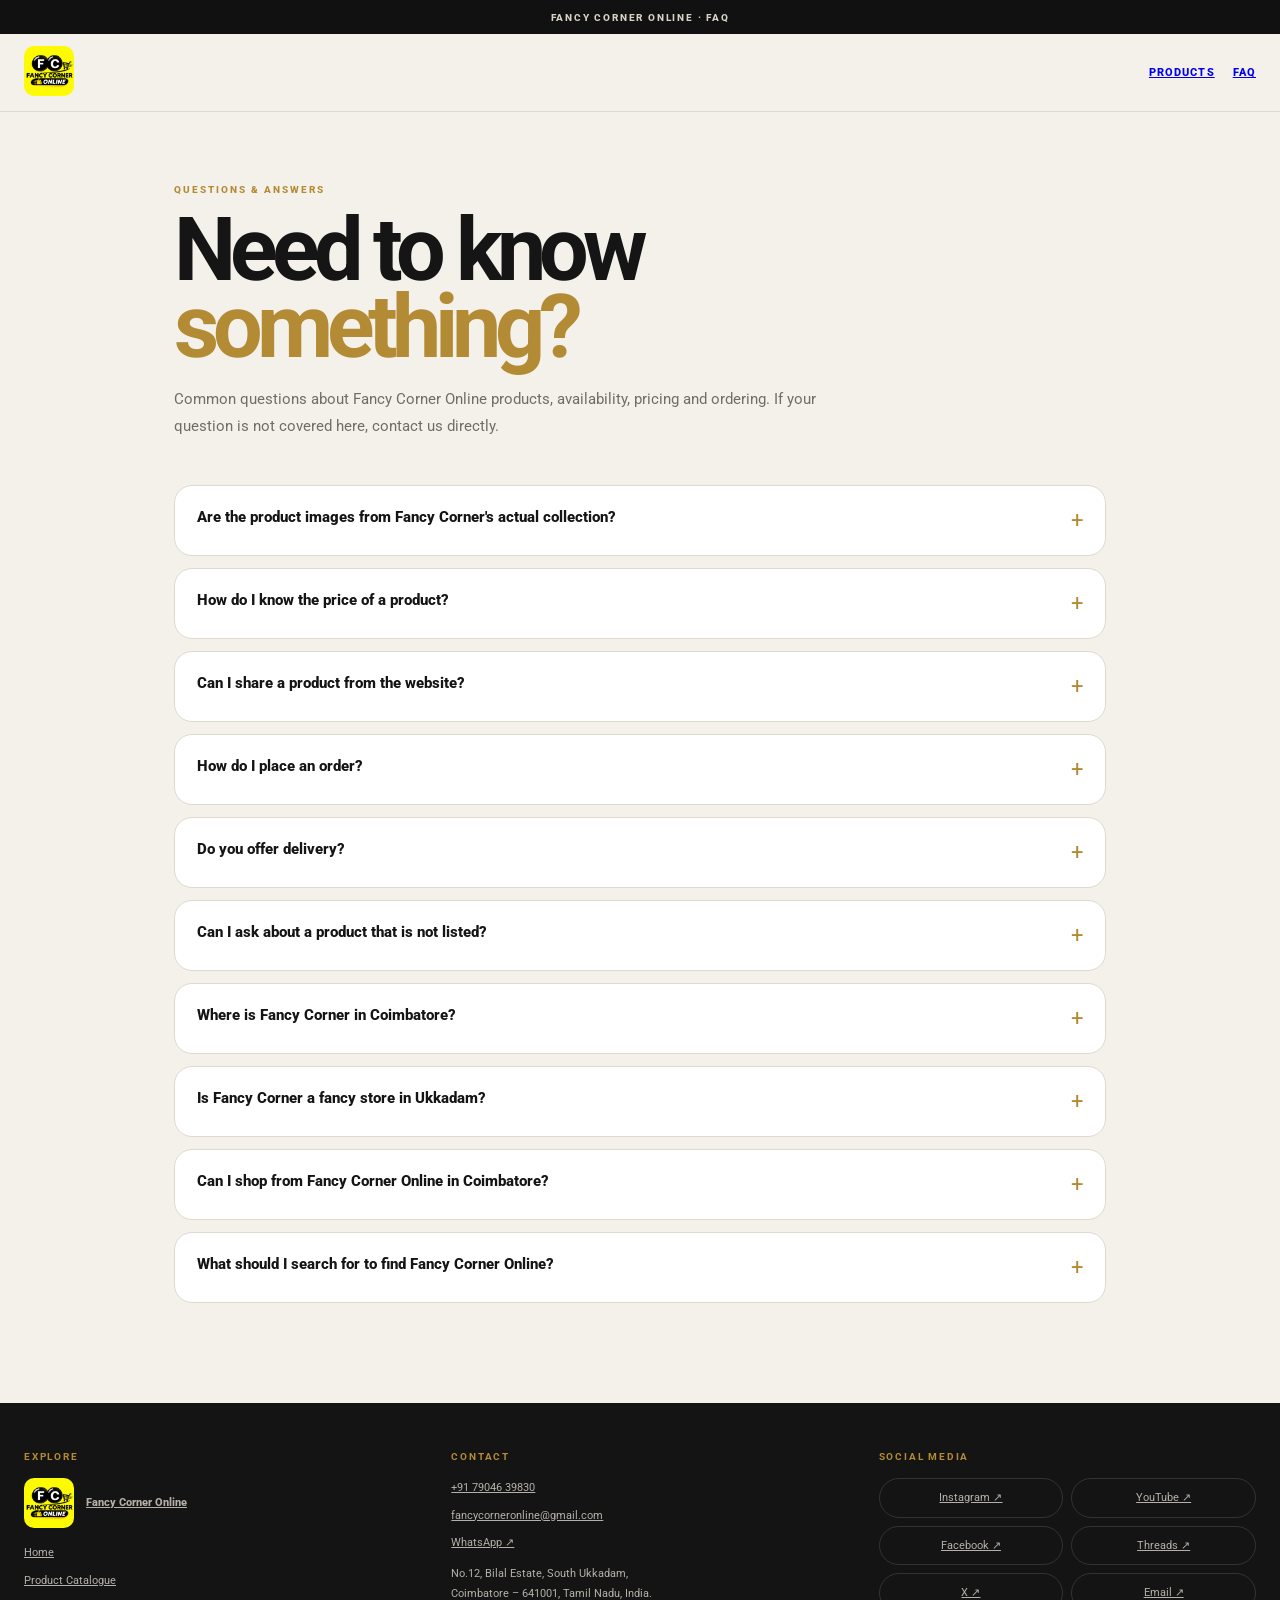
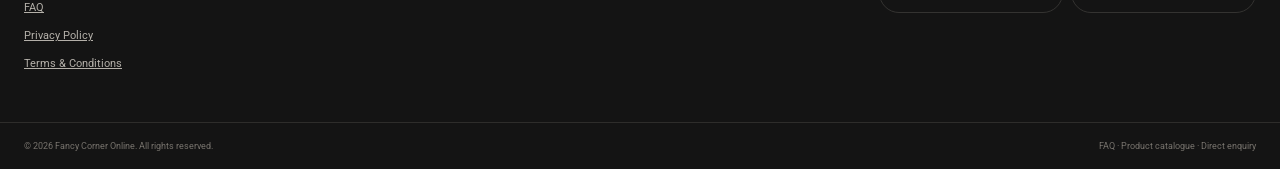
<file: faq.html>
<!doctype html>
<html lang="en-IN">
<head>
<meta charset="utf-8">
<meta name="viewport" content="width=device-width,initial-scale=1">
<title>FAQ | Fancy Corner Online</title>
<meta name="description" content="Frequently asked questions about Fancy Corner Online products, availability, pricing, ordering, delivery and enquiries.">
<meta name="robots" content="index,follow">
<link rel="canonical" href="https://fancycorner.in/faq.html">
<link rel="icon" type="image/jpeg" href="./images/logo.jpeg">
<link rel="apple-touch-icon" href="./images/logo.jpeg">
<link rel="stylesheet" href="https://fonts.googleapis.com/css2?family=Roboto:wght@400;500;600;700;800;900&display=swap">
<style>
:root{--bg:#f4f1eb;--paper:#fff;--ink:#151515;--muted:#716d66;--line:#ded8cf;--gold:#b48b35;--dark:#141414}
*{box-sizing:border-box}html{scroll-behavior:smooth}body{margin:0;background:var(--bg);color:var(--ink);font-family:Roboto,Arial,sans-serif}.top{height:34px;background:#111;color:#d8d1c5;display:flex;align-items:center;justify-content:center;font-size:10px;font-weight:800;letter-spacing:.18em;text-transform:uppercase}.nav{height:78px;border-bottom:1px solid var(--line);display:flex;align-items:center;gap:22px;padding:0 24px;max-width:1320px;margin:auto}.nav img{width:50px;height:50px;object-fit:contain;border-radius:10px}.navlinks{margin-left:auto;display:flex;gap:18px}.navlinks a{font-size:11px;font-weight:800;letter-spacing:.1em}.main{max-width:980px;margin:auto;padding:72px 24px 100px}.eyebrow{font-size:10px;font-weight:800;letter-spacing:.2em;color:var(--gold);text-transform:uppercase}.title{font-size:clamp(52px,8vw,88px);line-height:.88;letter-spacing:-.07em;margin:16px 0 20px}.intro{font-size:15px;line-height:1.8;color:var(--muted);max-width:650px;margin-bottom:45px}.faq{display:grid;gap:12px}.item{background:#fff;border:1px solid var(--line);border-radius:18px;padding:0 22px}.item summary{cursor:pointer;list-style:none;padding:22px 0;font-size:15px;font-weight:800;display:flex;justify-content:space-between;gap:20px}.item summary::-webkit-details-marker{display:none}.item summary:after{content:"+";color:var(--gold);font-size:22px;font-weight:400}.item[open] summary:after{content:"−"}.answer{color:var(--muted);font-size:13px;line-height:1.85;padding:0 0 23px;max-width:800px}.footer{background:#141414;color:#fff}.footer-inner{max-width:1320px;margin:auto;padding:48px 24px;display:grid;grid-template-columns:1fr 1fr 1fr;gap:50px}.footer h3{font-size:10px;letter-spacing:.18em;text-transform:uppercase;color:var(--gold);margin:0 0 16px}.footer-logo{display:flex;align-items:center;gap:12px;font-weight:800}.footer-logo img{width:50px;height:50px;object-fit:contain;border-radius:10px}.footer p,.footer a{font-size:11px;line-height:1.8;color:#b4b0a9}.links{display:flex;flex-direction:column;gap:8px}.socials{display:grid;grid-template-columns:1fr 1fr;gap:8px}.socials a{border:1px solid #343331;border-radius:999px;padding:9px;text-align:center}.bottom{border-top:1px solid #2e2d2b;max-width:1320px;margin:auto;padding:18px 24px;color:#77736d;font-size:9px;display:flex;justify-content:space-between}
@media(max-width:700px){.nav{padding:0 16px}.navlinks{gap:10px}.main{padding:52px 16px 70px}.title{font-size:58px}.footer-inner{grid-template-columns:1fr;padding:40px 16px}.bottom{display:block;padding:16px}.bottom span{display:block;margin:4px 0}}
</style>
</head>
<body>
<div class="top">Fancy Corner Online · FAQ</div>
<header><div class="nav"><a href="./index.html" aria-label="Fancy Corner Online"><img src="./images/logo.jpeg" alt="Fancy Corner Online"></a><nav class="navlinks"><a href="./index.html#catalog">PRODUCTS</a><a href="./faq.html">FAQ</a></nav></div></header>
<main class="main">
<div class="eyebrow">Questions & Answers</div>
<h1 class="title">Need to know<br><span style="color:var(--gold)">something?</span></h1>
<p class="intro">Common questions about Fancy Corner Online products, availability, pricing and ordering. If your question is not covered here, contact us directly.</p>
<div class="faq">
<details class="item"><summary>Are the product images from Fancy Corner's actual collection?</summary><div class="answer">Yes. The catalogue uses the product images supplied for Fancy Corner Online. Availability can change, so please confirm the item with us before ordering.</div></details>
<details class="item"><summary>How do I know the price of a product?</summary><div class="answer">The catalogue is enquiry-first. Select a product or send its shared product link to us on WhatsApp, and we will confirm the current price and availability.</div></details>
<details class="item"><summary>Can I share a product from the website?</summary><div class="answer">Yes. Use the share button on any product card. The link opens the matching product and automatically highlights it in the catalogue.</div></details>
<details class="item"><summary>How do I place an order?</summary><div class="answer">Browse the catalogue, select the products you want, then use the WhatsApp enquiry flow. We will confirm availability, pricing and the next steps directly.</div></details>
<details class="item"><summary>Do you offer delivery?</summary><div class="answer">Please contact Fancy Corner Online with your delivery location. Delivery availability, charges and timing are confirmed based on the order and destination.</div></details>
<details class="item"><summary>Can I ask about a product that is not listed?</summary><div class="answer">Yes. Send us the product name or a reference image on WhatsApp and we can check whether it is available or can be sourced.</div></details><details class="item"><summary>Where is Fancy Corner in Coimbatore?</summary><div class="answer">Fancy Corner Online is based at No.12, Bilal Estate, South Ukkadam, Coimbatore – 641001, Tamil Nadu. The website also provides an online product catalogue for customers who want to browse from anywhere.</div></details><details class="item"><summary>Is Fancy Corner a fancy store in Ukkadam?</summary><div class="answer">Yes. Fancy Corner Online is associated with the Ukkadam, Coimbatore location at Bilal Estate. Customers can browse the online catalogue and contact us directly for current product availability and ordering.</div></details><details class="item"><summary>Can I shop from Fancy Corner Online in Coimbatore?</summary><div class="answer">Yes. Fancy Corner Online provides an online catalogue for customers in Coimbatore and nearby areas, including Ukkadam, with miniatures, RC cars, model bikes, vintage cars and collectibles.</div></details><details class="item"><summary>What should I search for to find Fancy Corner Online?</summary><div class="answer">Customers may find the business using brand and location searches such as Fancy Corner, Fancy Corner Online, Fancy Corner Coimbatore, Fancy Corner Ukkadam, Fancy Store Coimbatore and Fancy Store Online.</div></details>
</div>
</main>
<footer class="footer">
<div class="footer-inner">
<section><h3>Explore</h3><a class="footer-logo" href="./index.html"><img src="./images/logo.jpeg" alt="Fancy Corner Online logo"><span>Fancy Corner Online</span></a><div class="links" style="margin-top:15px"><a href="./index.html">Home</a><a href="./index.html#catalog">Product Catalogue</a><a href="./faq.html">FAQ</a><a href="./privacy-policy.html">Privacy Policy</a><a href="./terms-and-conditions.html">Terms &amp; Conditions</a></div></section>
<section><h3>Contact</h3><div class="links"><a href="tel:+917904639830">+91 79046 39830</a><a href="mailto:fancycorneronline@gmail.com">fancycorneronline@gmail.com</a><a href="https://wa.me/917904639830" target="_blank" rel="noopener">WhatsApp ↗</a></div><p>No.12, Bilal Estate, South Ukkadam,<br>Coimbatore – 641001, Tamil Nadu, India.</p></section>
<section><h3>Social Media</h3><div class="socials"><a href="https://www.instagram.com/fancycorneronline/" target="_blank" rel="noopener">Instagram ↗</a><a href="https://www.youtube.com/@FancyCornerOnline" target="_blank" rel="noopener">YouTube ↗</a><a href="https://www.facebook.com/profile.php?id=61596729560426" target="_blank" rel="noopener">Facebook ↗</a><a href="https://www.threads.com/@fancycorneronline" target="_blank" rel="noopener">Threads ↗</a><a href="https://x.com/fancycorner_" target="_blank" rel="noopener">X ↗</a><a href="mailto:fancycorneronline@gmail.com">Email ↗</a></div></section>
</div>
<div class="bottom"><span>© 2026 Fancy Corner Online. All rights reserved.</span><span>FAQ · Product catalogue · Direct enquiry</span></div>
</footer>
<script type="application/ld+json">{"@context":"https://schema.org","@type":"FAQPage","mainEntity":[{"@type":"Question","name":"Are the product images from Fancy Corner's actual collection?","acceptedAnswer":{"@type":"Answer","text":"Yes. The catalogue uses the product images supplied for Fancy Corner Online. Availability can change, so please confirm the item before ordering."}},{"@type":"Question","name":"How do I know the price of a product?","acceptedAnswer":{"@type":"Answer","text":"Select a product or send its shared product link on WhatsApp to Fancy Corner Online to confirm the current price and availability."}},{"@type":"Question","name":"Can I share a product from the website?","acceptedAnswer":{"@type":"Answer","text":"Yes. Use the share button on any product card. The shared link opens the matching product and highlights it in the catalogue."}},{"@type":"Question","name":"How do I place an order?","acceptedAnswer":{"@type":"Answer","text":"Browse the catalogue, select products, then use the WhatsApp enquiry flow. Fancy Corner Online confirms availability, pricing and next steps directly."}},{"@type":"Question","name":"Do you offer delivery?","acceptedAnswer":{"@type":"Answer","text":"Contact Fancy Corner Online with your delivery location. Delivery availability, charges and timing are confirmed based on the order and destination."}},{"@type":"Question","name":"Can I ask about a product that is not listed?","acceptedAnswer":{"@type":"Answer","text":"Yes. Send the product name or a reference image on WhatsApp and Fancy Corner Online can check whether it is available or can be sourced."}},{"@type":"Question","name":"Where is Fancy Corner in Coimbatore?","acceptedAnswer":{"@type":"Answer","text":"Fancy Corner Online is based at No.12, Bilal Estate, South Ukkadam, Coimbatore – 641001, Tamil Nadu. The website also provides an online product catalogue."}},{"@type":"Question","name":"Is Fancy Corner a fancy store in Ukkadam?","acceptedAnswer":{"@type":"Answer","text":"Yes. Fancy Corner Online is associated with the Ukkadam, Coimbatore location at Bilal Estate. Customers can browse the online catalogue and contact us directly."}},{"@type":"Question","name":"Can I shop from Fancy Corner Online in Coimbatore?","acceptedAnswer":{"@type":"Answer","text":"Yes. Fancy Corner Online provides an online catalogue for customers in Coimbatore and nearby areas, including Ukkadam, with miniatures, RC cars, model bikes, vintage cars and collectibles."}},{"@type":"Question","name":"What should I search for to find Fancy Corner Online?","acceptedAnswer":{"@type":"Answer","text":"Customers may find the business using brand and location searches such as Fancy Corner, Fancy Corner Online, Fancy Corner Coimbatore, Fancy Corner Ukkadam, Fancy Store Coimbatore and Fancy Store Online."}}]}</script></body>
</html>
</file>
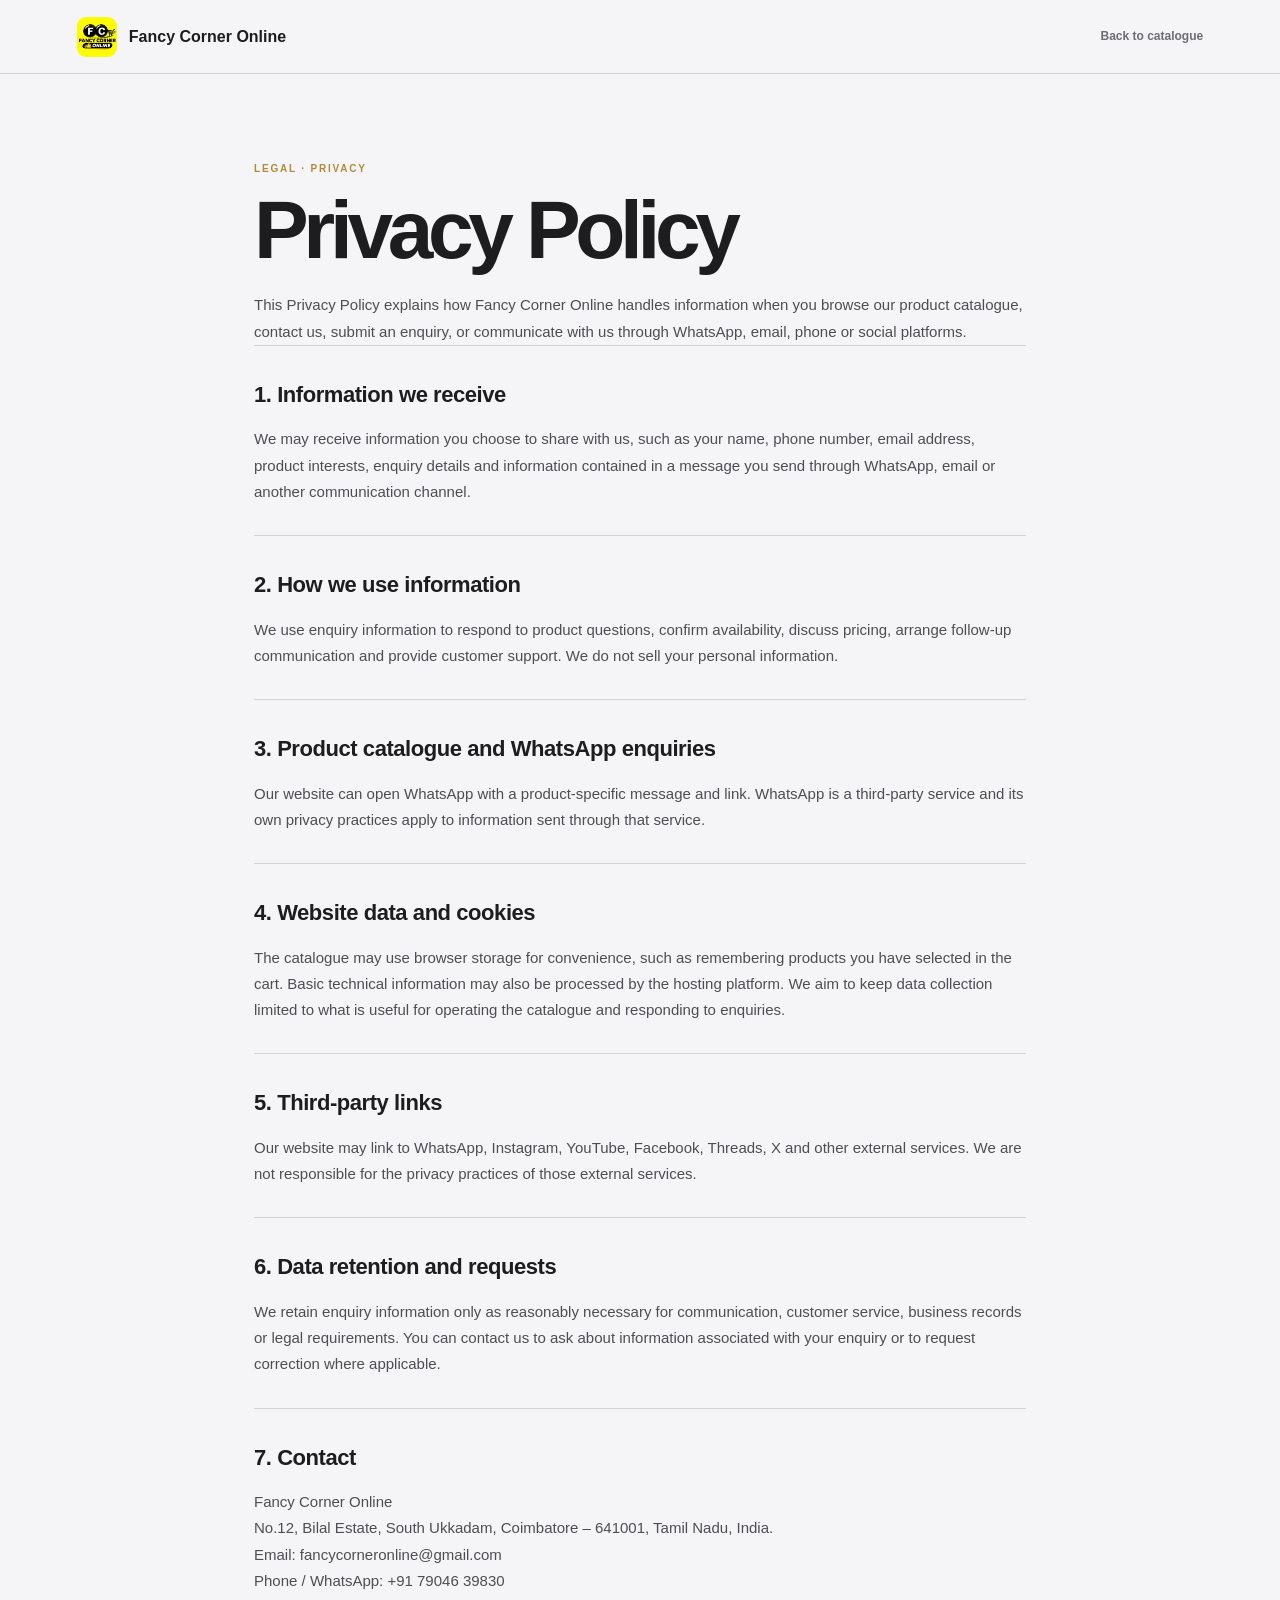
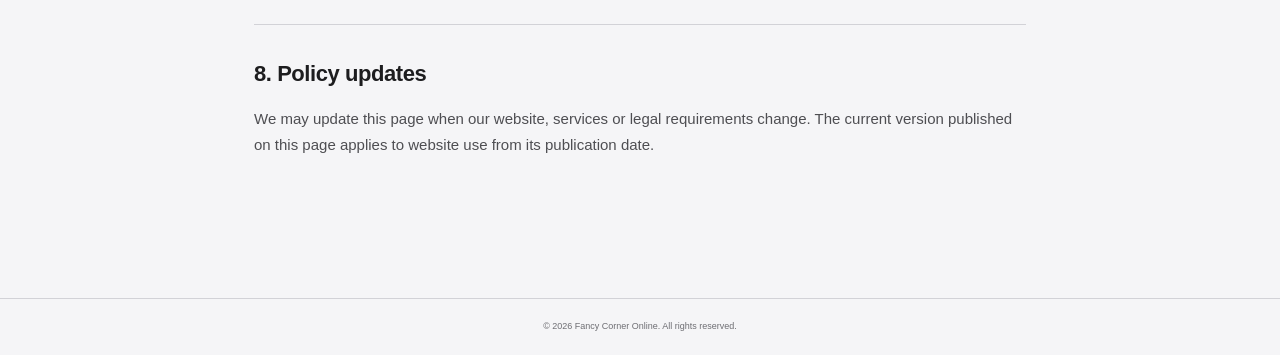
<file: privacy-policy.html>
<!doctype html>
<html lang="en-IN">
<head>
<meta charset="utf-8">
<meta name="viewport" content="width=device-width,initial-scale=1">
<title>Privacy Policy | Fancy Corner Online</title>
<meta name="description" content="Read the Fancy Corner Online privacy policy covering website visits, enquiry information, WhatsApp communication, cookies, analytics and how personal information is handled.">
<meta name="robots" content="index,follow">
<link rel="canonical" href="https://fancycorner.in/privacy-policy.html">
<link rel="icon" type="image/jpeg" href="./images/logo.jpeg">
<link rel="stylesheet" href="./policy.css">
</head>
<body>
<header class="policy-header"><a href="./index.html" class="brand"><img src="./images/logo.jpeg" alt="Fancy Corner Online logo"><span>Fancy Corner Online</span></a><a href="./index.html">Back to catalogue</a></header>
<main class="policy-wrap">
<div class="eyebrow">LEGAL · PRIVACY</div>
<h1>Privacy Policy</h1>
<p class="lead">This Privacy Policy explains how Fancy Corner Online handles information when you browse our product catalogue, contact us, submit an enquiry, or communicate with us through WhatsApp, email, phone or social platforms.</p>
<section><h2>1. Information we receive</h2><p>We may receive information you choose to share with us, such as your name, phone number, email address, product interests, enquiry details and information contained in a message you send through WhatsApp, email or another communication channel.</p></section>
<section><h2>2. How we use information</h2><p>We use enquiry information to respond to product questions, confirm availability, discuss pricing, arrange follow-up communication and provide customer support. We do not sell your personal information.</p></section>
<section><h2>3. Product catalogue and WhatsApp enquiries</h2><p>Our website can open WhatsApp with a product-specific message and link. WhatsApp is a third-party service and its own privacy practices apply to information sent through that service.</p></section>
<section><h2>4. Website data and cookies</h2><p>The catalogue may use browser storage for convenience, such as remembering products you have selected in the cart. Basic technical information may also be processed by the hosting platform. We aim to keep data collection limited to what is useful for operating the catalogue and responding to enquiries.</p></section>
<section><h2>5. Third-party links</h2><p>Our website may link to WhatsApp, Instagram, YouTube, Facebook, Threads, X and other external services. We are not responsible for the privacy practices of those external services.</p></section>
<section><h2>6. Data retention and requests</h2><p>We retain enquiry information only as reasonably necessary for communication, customer service, business records or legal requirements. You can contact us to ask about information associated with your enquiry or to request correction where applicable.</p></section>
<section><h2>7. Contact</h2><p>Fancy Corner Online<br>No.12, Bilal Estate, South Ukkadam, Coimbatore – 641001, Tamil Nadu, India.<br>Email: fancycorneronline@gmail.com<br>Phone / WhatsApp: +91 79046 39830</p></section>
<section><h2>8. Policy updates</h2><p>We may update this page when our website, services or legal requirements change. The current version published on this page applies to website use from its publication date.</p></section>
</main>
<footer class="policy-footer">© 2026 Fancy Corner Online. All rights reserved.</footer>
</body></html>
</file>
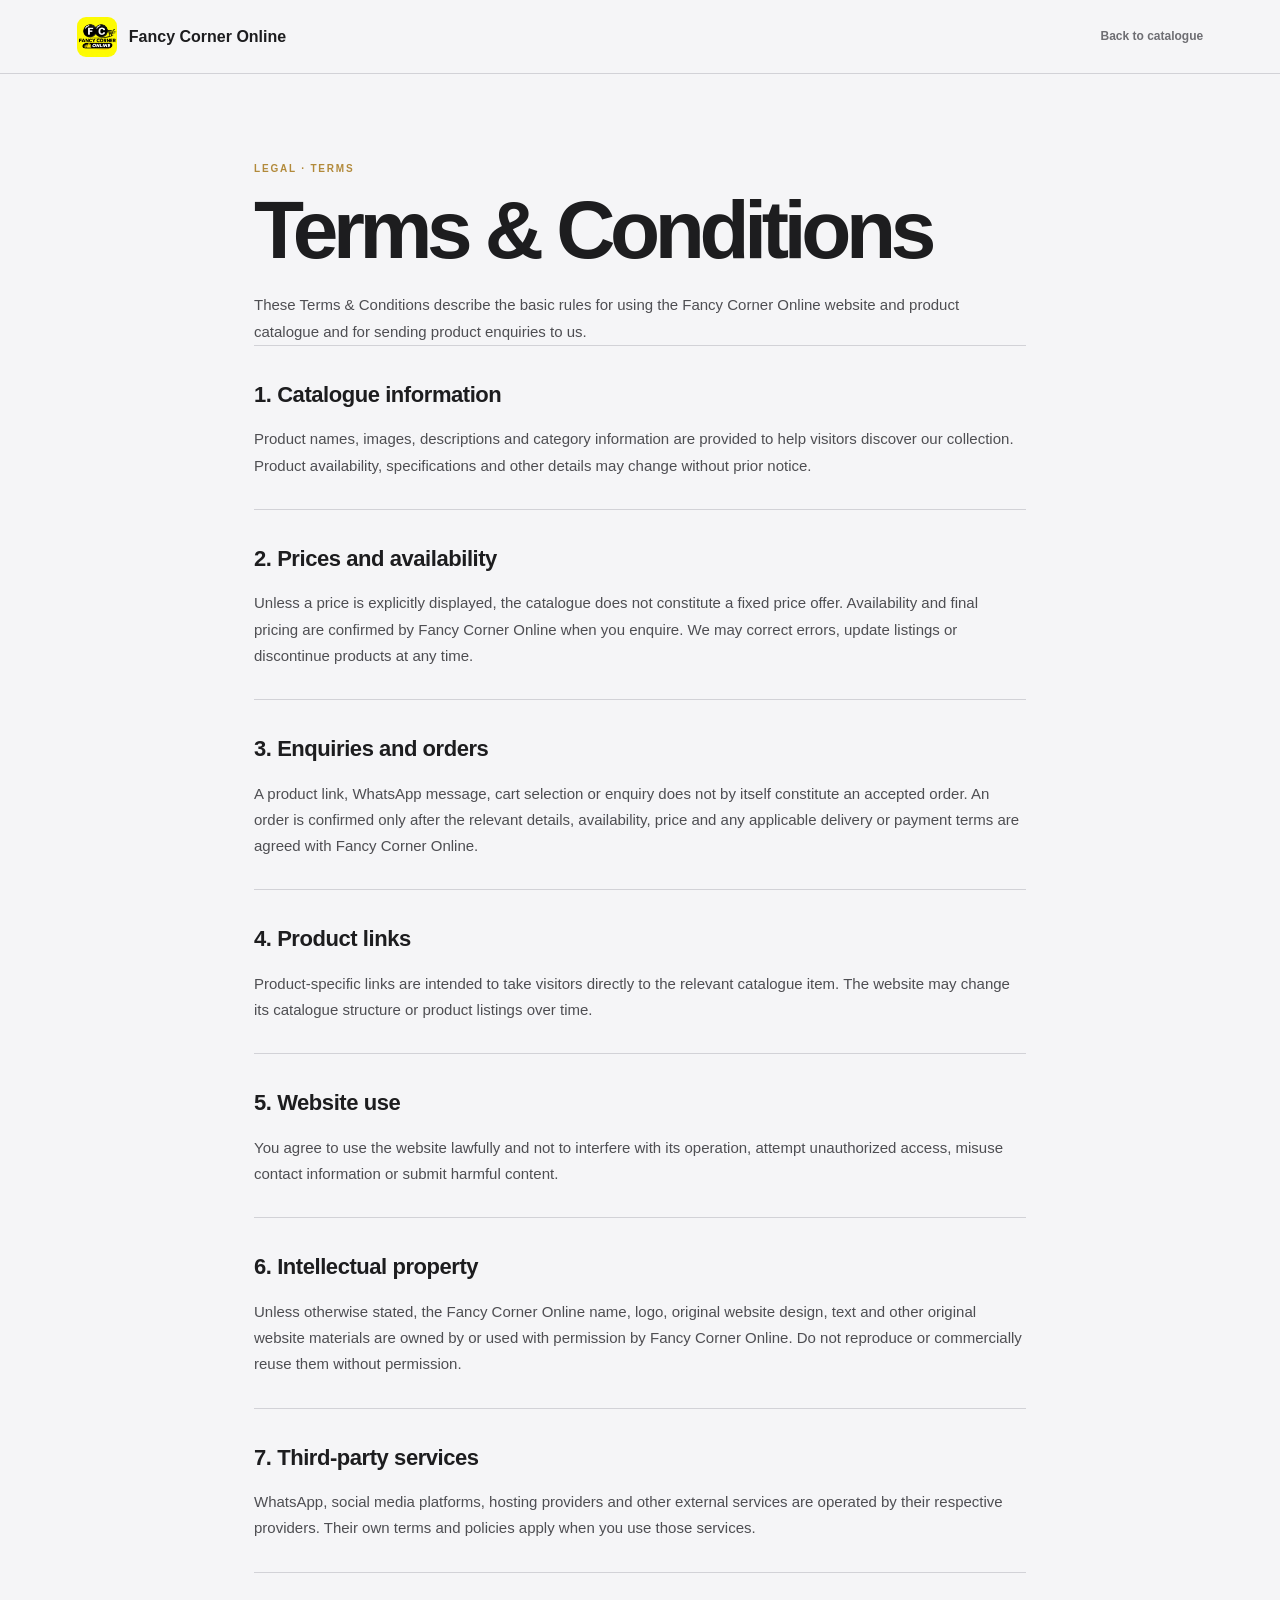
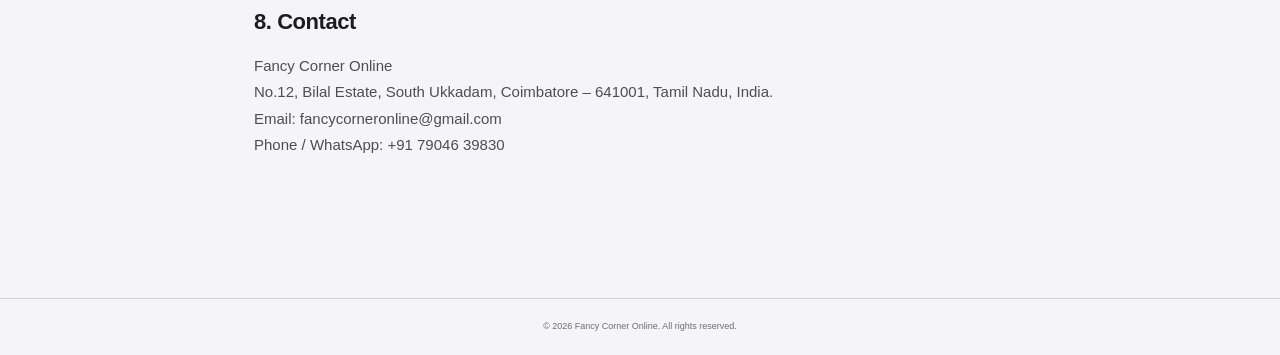
<file: terms-and-conditions.html>
<!doctype html>
<html lang="en-IN">
<head>
<meta charset="utf-8">
<meta name="viewport" content="width=device-width,initial-scale=1">
<title>Terms &amp; Conditions | Fancy Corner Online</title>
<meta name="description" content="Read Fancy Corner Online terms and conditions for product catalogue use, enquiries, availability, pricing, WhatsApp communication, orders and website content.">
<meta name="robots" content="index,follow">
<link rel="canonical" href="https://fancycorner.in/terms-and-conditions.html">
<link rel="icon" type="image/jpeg" href="./images/logo.jpeg">
<link rel="stylesheet" href="./policy.css">
</head>
<body>
<header class="policy-header"><a href="./index.html" class="brand"><img src="./images/logo.jpeg" alt="Fancy Corner Online logo"><span>Fancy Corner Online</span></a><a href="./index.html">Back to catalogue</a></header>
<main class="policy-wrap">
<div class="eyebrow">LEGAL · TERMS</div>
<h1>Terms &amp; Conditions</h1>
<p class="lead">These Terms &amp; Conditions describe the basic rules for using the Fancy Corner Online website and product catalogue and for sending product enquiries to us.</p>
<section><h2>1. Catalogue information</h2><p>Product names, images, descriptions and category information are provided to help visitors discover our collection. Product availability, specifications and other details may change without prior notice.</p></section>
<section><h2>2. Prices and availability</h2><p>Unless a price is explicitly displayed, the catalogue does not constitute a fixed price offer. Availability and final pricing are confirmed by Fancy Corner Online when you enquire. We may correct errors, update listings or discontinue products at any time.</p></section>
<section><h2>3. Enquiries and orders</h2><p>A product link, WhatsApp message, cart selection or enquiry does not by itself constitute an accepted order. An order is confirmed only after the relevant details, availability, price and any applicable delivery or payment terms are agreed with Fancy Corner Online.</p></section>
<section><h2>4. Product links</h2><p>Product-specific links are intended to take visitors directly to the relevant catalogue item. The website may change its catalogue structure or product listings over time.</p></section>
<section><h2>5. Website use</h2><p>You agree to use the website lawfully and not to interfere with its operation, attempt unauthorized access, misuse contact information or submit harmful content.</p></section>
<section><h2>6. Intellectual property</h2><p>Unless otherwise stated, the Fancy Corner Online name, logo, original website design, text and other original website materials are owned by or used with permission by Fancy Corner Online. Do not reproduce or commercially reuse them without permission.</p></section>
<section><h2>7. Third-party services</h2><p>WhatsApp, social media platforms, hosting providers and other external services are operated by their respective providers. Their own terms and policies apply when you use those services.</p></section>
<section><h2>8. Contact</h2><p>Fancy Corner Online<br>No.12, Bilal Estate, South Ukkadam, Coimbatore – 641001, Tamil Nadu, India.<br>Email: fancycorneronline@gmail.com<br>Phone / WhatsApp: +91 79046 39830</p></section>
</main>
<footer class="policy-footer">© 2026 Fancy Corner Online. All rights reserved.</footer>
</body></html>
</file>
<file: policy.css>
:root{--bg:#f5f5f7;--ink:#1d1d1f;--muted:#6e6e73;--line:#d2d2d7;--gold:#b28a3b}
*{box-sizing:border-box}html{scroll-behavior:smooth}body{margin:0;background:var(--bg);color:var(--ink);font-family:Roboto,Arial,sans-serif;line-height:1.75}
a{color:inherit;text-decoration:none}.policy-header{height:74px;padding:0 6vw;border-bottom:1px solid var(--line);display:flex;align-items:center;justify-content:space-between;background:rgba(245,245,247,.92);backdrop-filter:blur(14px);position:sticky;top:0;z-index:2}.brand{display:flex;align-items:center;gap:12px;font-weight:800}.brand img{width:40px;height:40px;border-radius:9px;object-fit:contain}.policy-header>a:last-child{font-size:12px;font-weight:700;color:var(--muted)}
.policy-wrap{max-width:820px;margin:0 auto;padding:86px 24px 110px}.eyebrow{font-size:10px;letter-spacing:.18em;font-weight:800;color:var(--gold);text-transform:uppercase}.policy-wrap h1{font-size:clamp(48px,8vw,82px);line-height:.92;letter-spacing:-.065em;margin:14px 0 24px}.lead{font-size:18px;color:var(--muted);line-height:1.8;margin-bottom:64px}.policy-wrap section{padding:30px 0;border-top:1px solid var(--line)}.policy-wrap h2{font-size:22px;letter-spacing:-.02em;margin:0 0 12px}.policy-wrap p{font-size:15px;color:#4e4e52;margin:0}.policy-footer{border-top:1px solid var(--line);padding:20px 24px;text-align:center;font-size:9px;color:var(--muted);white-space:nowrap}
@media(max-width:600px){.policy-header{padding:0 16px}.brand span{font-size:13px}.policy-header>a:last-child{font-size:10px}.policy-wrap{padding:58px 20px 80px}.policy-wrap h1{font-size:54px}.lead{font-size:16px;margin-bottom:44px}.policy-wrap h2{font-size:20px}.policy-wrap p{font-size:14px}}
</file>
